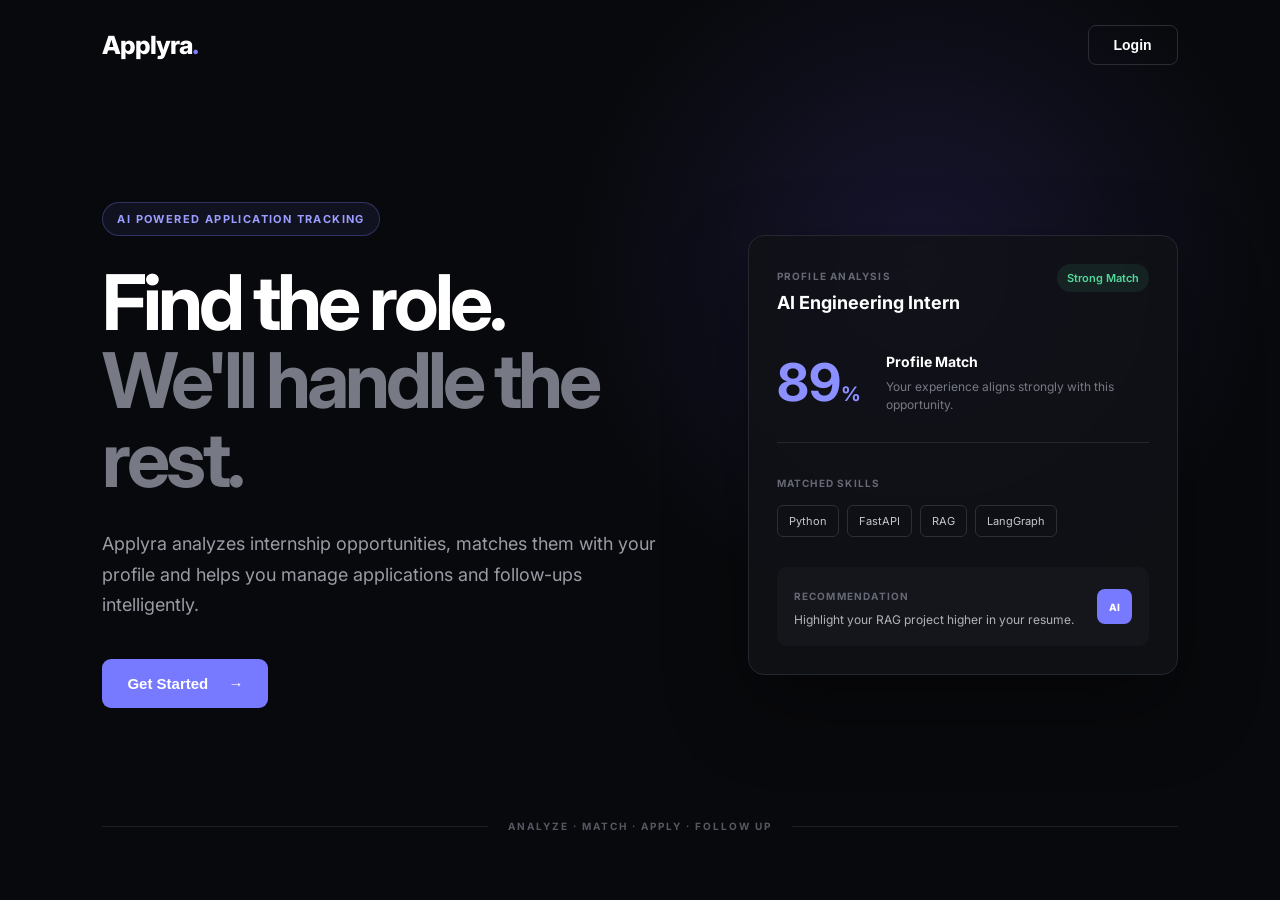
<file: templates/index.html>
<!DOCTYPE html>
<html lang="en">

<head>
    <meta charset="UTF-8">
    <meta name="viewport" content="width=device-width, initial-scale=1.0">

    <title>Applyra | AI Internship Copilot</title>

    <link
        rel="stylesheet"
        href="/static/css/index.css"
    >
</head>

<body>

    <nav class="navbar">

        <div class="logo">
            Applyra<span>.</span>
        </div>

        <button
            id="loginBtn"
            class="login-btn"
        >
            Login
        </button>

    </nav>


    <main class="hero">

        <section class="hero-content">

            <div class="badge">
                AI POWERED APPLICATION TRACKING
            </div>

            <h1>
                Find the role.
                <br>

                <span>
                    We'll handle the rest.
                </span>
            </h1>

            <p>
                Applyra analyzes internship opportunities,
                matches them with your profile and helps you
                manage applications and follow-ups intelligently.
            </p>

            <button
                id="getStartedBtn"
                class="primary-btn"
            >
                Get Started
                <span>→</span>
            </button>

        </section>


        <section class="hero-card">

            <div class="card-header">

                <div>

                    <small>
                        PROFILE ANALYSIS
                    </small>

                    <h3>
                        AI Engineering Intern
                    </h3>

                </div>

                <span class="status">
                    Strong Match
                </span>

            </div>


            <div class="match-section">

                <div class="score">
                    89<span>%</span>
                </div>

                <div>

                    <strong>
                        Profile Match
                    </strong>

                    <p>
                        Your experience aligns strongly
                        with this opportunity.
                    </p>

                </div>

            </div>


            <div class="divider"></div>


            <div class="skills">

                <small>
                    MATCHED SKILLS
                </small>

                <div class="skill-list">

                    <span>Python</span>
                    <span>FastAPI</span>
                    <span>RAG</span>
                    <span>LangGraph</span>

                </div>

            </div>


            <div class="recommendation">

                <div>

                    <small>
                        RECOMMENDATION
                    </small>

                    <p>
                        Highlight your RAG project
                        higher in your resume.
                    </p>

                </div>

                <span class="ai-icon">
                    AI
                </span>

            </div>

        </section>

    </main>


    <div class="bottom-text">

        <span></span>

        <p>
            ANALYZE · MATCH · APPLY · FOLLOW UP
        </p>

        <span></span>

    </div>


    <script>

        const loginBtn =
            document.getElementById("loginBtn");

        const getStartedBtn =
            document.getElementById("getStartedBtn");


        function openLoginPage() {

            window.location.href = "/user/login";

        }


        loginBtn.addEventListener(
            "click",
            openLoginPage
        );


        getStartedBtn.addEventListener(
            "click",
            openLoginPage
        );

    </script>

</body>

</html>
</file>
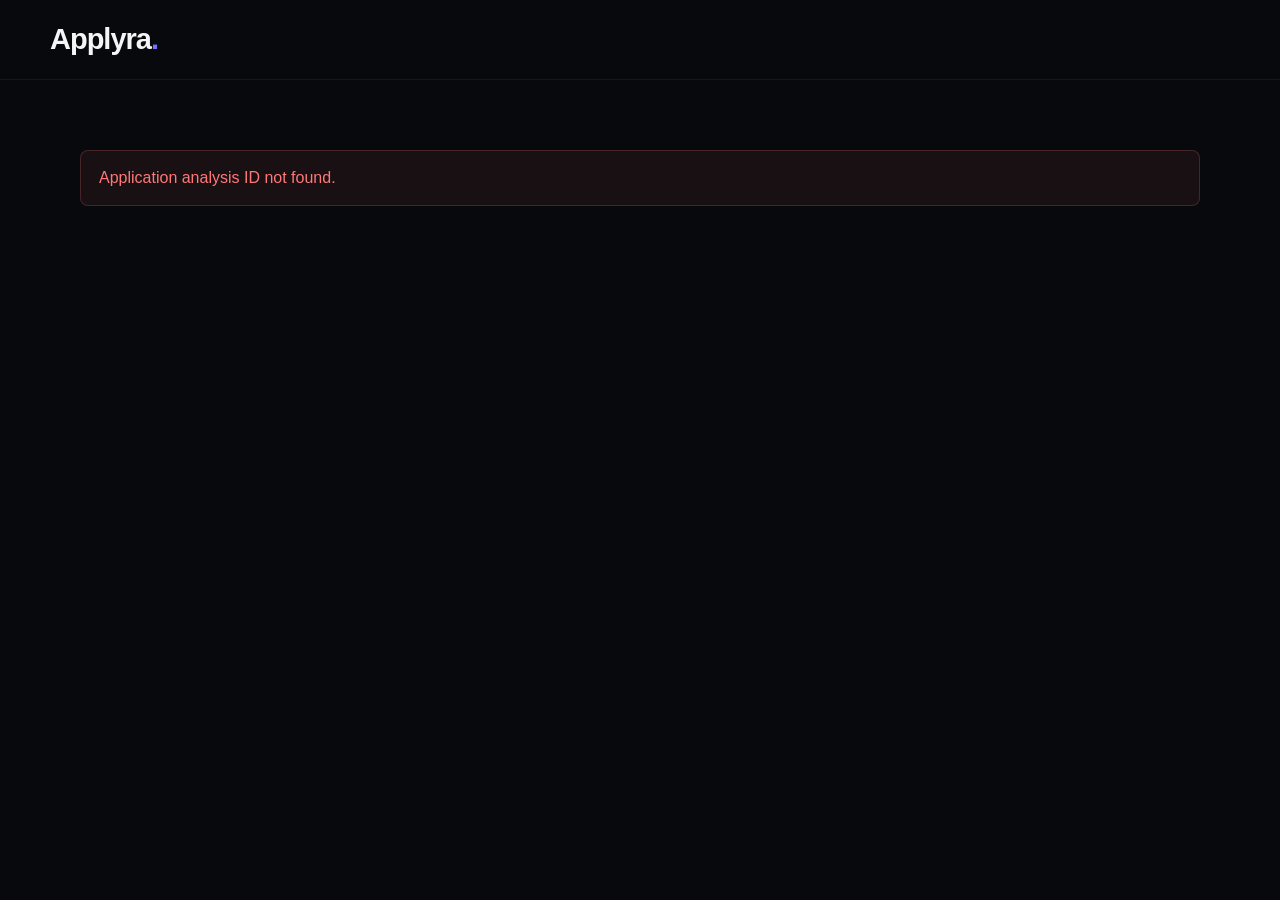
<file: templates/application_analysis.html>
<!DOCTYPE html>
<html lang="en">

<head>

    <meta charset="UTF-8">

    <meta
        name="viewport"
        content="width=device-width, initial-scale=1.0"
    >

    <title>Application Analysis | Applyra</title>

    <link
        rel="stylesheet"
        href="/static/css/application_analysis.css"
    >

</head>


<body>


    <nav class="navbar">

        <div class="nav-container">

            <div class="logo">
                Applyra<span>.</span>
            </div>

        </div>

    </nav>



    <main class="analysis-page">


        <section
            class="loading-section"
            id="loadingSection"
        >

            <div class="loader"></div>

            <h2>
                Analyzing your application<span>.</span>
            </h2>

            <p>
                Our AI agents are comparing your resume
                with the job requirements.
            </p>

        </section>



        <section
            class="analysis-content"
            id="analysisContent"
        >


            <div class="page-header">

                <p class="page-label">
                    AI APPLICATION ANALYSIS
                </p>

                <h1>
                    Your application insight<span>.</span>
                </h1>

                <p class="page-description">
                    Applyra analyzed the role requirements
                    against your resume to identify your
                    strongest matches and important skill gaps.
                </p>

            </div>



            <section class="overview-card">


                <div class="role-info">

                    <span class="small-label">
                        PROFILE ANALYSIS
                    </span>

                    <h2 id="role">
                        -
                    </h2>

                    <p id="companyName">
                        -
                    </p>

                </div>


                <div class="score-box">

                    <span class="small-label">
                        MATCH SCORE
                    </span>

                    <div class="score">

                        <span id="matchScore">
                            0
                        </span>%

                    </div>

                </div>


            </section>



            <section class="skills-grid">


                <div class="skill-card">

                    <p class="section-label">
                        REQUIRED SKILLS
                    </p>

                    <p class="section-description">
                        Core technical skills identified
                        from the job description.
                    </p>

                    <div
                        class="skill-list"
                        id="requiredSkills"
                    ></div>

                </div>



                <div class="skill-card matched-card">

                    <p class="section-label">
                        MATCHED SKILLS
                    </p>

                    <p class="section-description">
                        Skills supported by evidence
                        found in your resume.
                    </p>

                    <div
                        class="skill-list"
                        id="matchedSkills"
                    ></div>

                </div>



                <div class="skill-card missing-card">

                    <p class="section-label">
                        MISSING SKILLS
                    </p>

                    <p class="section-description">
                        Job requirements that were not
                        clearly demonstrated in your resume.
                    </p>

                    <div
                        class="skill-list"
                        id="missingSkills"
                    ></div>

                </div>


            </section>



            <section
                class="recommendation-card"
                id="recommendationCard"
            >

                <div class="ai-icon">
                    AI
                </div>

                <div>

                    <p class="section-label">
                        AI RECOMMENDATION
                    </p>

                    <p
                        class="recommendation-text"
                        id="recommendation"
                    ></p>

                </div>

            </section>



            <section class="email-section">


                <div class="email-header">

                    <div>

                        <p class="section-label">
                            RECRUITER EMAIL
                        </p>

                        <h2>
                            Ready to reach out<span>.</span>
                        </h2>

                        <p>
                            A personalized email created from
                            your resume and this job opportunity.
                            Review it before sending it to the recruiter.
                        </p>

                    </div>


                    <button
                        class="copy-btn"
                        id="copyBtn"
                    >

                        Copy Email

                    </button>

                </div>



                <div class="email-box">

                    <p
                        class="email-text"
                        id="emailSuggestion"
                    ></p>

                </div>


            </section>



            <div class="page-actions">

                <button
                    class="back-btn"
                    id="backBtn"
                >

                    ← Back to Applications

                </button>

            </div>


        </section>



        <p
            class="error-message"
            id="errorMessage"
        ></p>


    </main>



    <script>


        const loadingSection =
            document.getElementById(
                "loadingSection"
            );


        const analysisContent =
            document.getElementById(
                "analysisContent"
            );


        const errorMessage =
            document.getElementById(
                "errorMessage"
            );


        const role =
            document.getElementById(
                "role"
            );


        const companyName =
            document.getElementById(
                "companyName"
            );


        const matchScore =
            document.getElementById(
                "matchScore"
            );


        const requiredSkills =
            document.getElementById(
                "requiredSkills"
            );


        const matchedSkills =
            document.getElementById(
                "matchedSkills"
            );


        const missingSkills =
            document.getElementById(
                "missingSkills"
            );


        const recommendation =
            document.getElementById(
                "recommendation"
            );


        const recommendationCard =
            document.getElementById(
                "recommendationCard"
            );


        const emailSuggestion =
            document.getElementById(
                "emailSuggestion"
            );


        const copyBtn =
            document.getElementById(
                "copyBtn"
            );


        const backBtn =
            document.getElementById(
                "backBtn"
            );



        async function loadAnalysis() {


            const uuid =
                sessionStorage.getItem(
                    "resume_uuid"
                );


            if (!uuid) {

                showError(
                    "Application analysis ID not found."
                );

                return;

            }



            const token =
                localStorage.getItem(
                    "access_token"
                );


            if (!token) {

                window.location.href =
                    "/user/login";

                return;

            }



            try {


                const response = await fetch(

                    `/user/analyse_resume/${uuid}`,

                    {

                        method: "GET",

                        headers: {

                            "Authorization":
                                `Bearer ${token}`

                        }

                    }

                );



                const data =
                    await response.json();



                if (!response.ok) {


                    throw new Error(

                        data.detail ||
                        "Unable to analyze application."

                    );

                }



                showAnalysis(
                    data
                );


            }


            catch (error) {


                showError(
                    error.message
                );


            }


        }



        function showAnalysis(
            data
        ) {


            role.textContent =
                data.role ||
                "Unknown Role";


            companyName.textContent =
                data.company_name ||
                "Unknown Company";


            matchScore.textContent =
                data.match_score ?? 0;



            renderSkills(

                requiredSkills,

                data.required_skills,

                "required"

            );



            renderSkills(

                matchedSkills,

                data.matched_skills,

                "matched"

            );



            renderSkills(

                missingSkills,

                data.missing_skills,

                "missing"

            );



            if (data.recommendation) {


                recommendation.textContent =
                    data.recommendation;


            }

            else {


                recommendationCard.style.display =
                    "none";


            }



            emailSuggestion.textContent =

                data.email_suggestion ||

                "No recruiter email suggestion was generated.";



            loadingSection.style.display =
                "none";


            analysisContent.classList.add(
                "show"
            );


        }



        function renderSkills(
            container,
            skills,
            type
        ) {


            container.innerHTML =
                "";



            if (
                !Array.isArray(skills) ||
                skills.length === 0
            ) {


                const empty =
                    document.createElement(
                        "span"
                    );


                empty.className =
                    "empty-skill";


                empty.textContent =
                    "None identified";


                container.appendChild(
                    empty
                );


                return;


            }



            skills.forEach(

                function (skill) {


                    const tag =
                        document.createElement(
                            "span"
                        );


                    tag.className =
                        `skill-tag ${type}`;


                    tag.textContent =
                        skill;


                    container.appendChild(
                        tag
                    );


                }

            );


        }



        copyBtn.addEventListener(

            "click",

            async function () {


                const email =
                    emailSuggestion.textContent;



                try {


                    await navigator.clipboard.writeText(
                        email
                    );


                    copyBtn.textContent =
                        "Copied";


                    setTimeout(

                        function () {


                            copyBtn.textContent =
                                "Copy Email";


                        },

                        1500

                    );


                }


                catch {


                    errorMessage.textContent =
                        "Unable to copy email.";


                }


            }

        );



        backBtn.addEventListener(

            "click",

            function () {


                sessionStorage.removeItem(
                    "resume_uuid"
                );


                window.location.href =
                    "/listing";


            }

        );



        function showError(
            message
        ) {


            loadingSection.style.display =
                "none";


            errorMessage.textContent =
                message;


            errorMessage.classList.add(
                "show"
            );


        }



        loadAnalysis();


    </script>


</body>

</html>
</file>
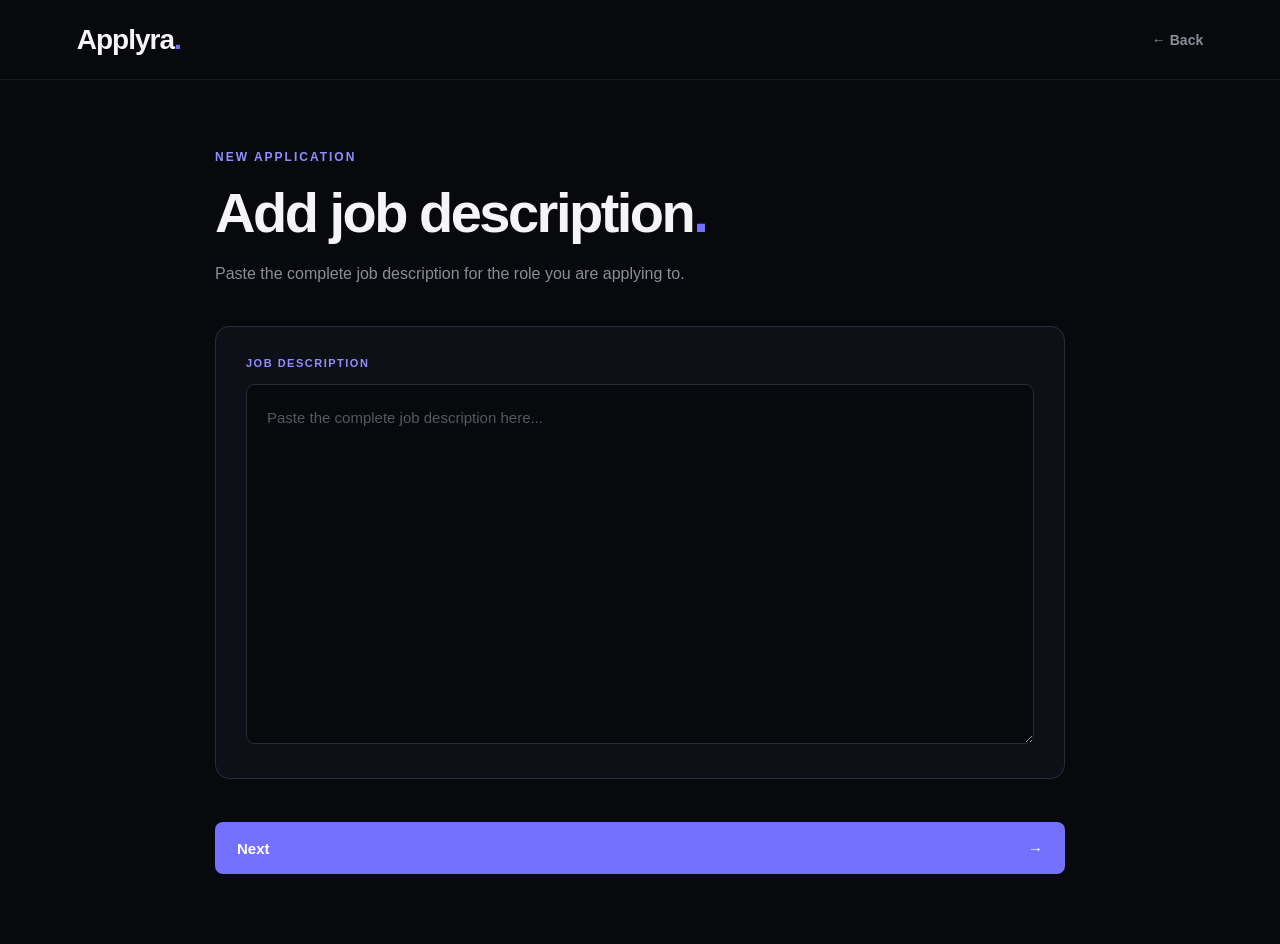
<file: templates/job_description.html>
<!DOCTYPE html>
<html lang="en">

<head>

    <meta charset="UTF-8">

    <meta
        name="viewport"
        content="width=device-width, initial-scale=1.0"
    >

    <title>Job Description | Applyra</title>

    <link
        rel="stylesheet"
        href="/static/css/job_description.css"
    >

</head>


<body>


    <nav class="navbar">

        <div
            class="logo"
            id="logo"
        >

            Applyra<span>.</span>

        </div>


        <button
            class="back-btn"
            id="backBtn"
        >

            ← Back

        </button>

    </nav>



    <main class="job-page">


        <section class="job-container">


            <p class="page-label">

                NEW APPLICATION

            </p>


            <h1>

                Add job description<span>.</span>

            </h1>


            <p class="page-description">

                Paste the complete job description
                for the role you are applying to.

            </p>



            <div class="job-card">


                <label for="jobDescription">

                    JOB DESCRIPTION

                </label>


                <textarea
                    id="jobDescription"
                    placeholder="Paste the complete job description here..."
                ></textarea>


            </div>



            <p
                class="error-message"
                id="errorMessage"
            ></p>



            <button
                class="next-btn"
                id="nextBtn"
            >


                <span id="nextText">

                    Next

                </span>


                <span>

                    →

                </span>


            </button>


        </section>


    </main>



    <script>


        const jobDescription =
            document.getElementById(
                "jobDescription"
            );


        const nextBtn =
            document.getElementById(
                "nextBtn"
            );


        const nextText =
            document.getElementById(
                "nextText"
            );


        const errorMessage =
            document.getElementById(
                "errorMessage"
            );


        const logo =
            document.getElementById(
                "logo"
            );


        const backBtn =
            document.getElementById(
                "backBtn"
            );



        nextBtn.addEventListener(

            "click",

            async function () {


                const description =
                    jobDescription.value.trim();



                if (!description) {


                    errorMessage.textContent =
                        "Please enter the job description.";


                    return;


                }



                const resumeUuid =
                    sessionStorage.getItem(
                        "resume_uuid"
                    );



                if (!resumeUuid) {


                    errorMessage.textContent =
                        "Resume not found. Please upload your resume again.";


                    return;


                }



                const token =
                    localStorage.getItem(
                        "access_token"
                    );



                if (!token) {


                    window.location.href =
                        "/user/login";


                    return;


                }



                nextBtn.disabled =
                    true;


                nextText.textContent =
                    "Analyzing...";


                errorMessage.textContent =
                    "";



                try {


                    const response = await fetch(

                        "/user/job_description",

                        {

                            method:
                                "POST",

                            headers: {

                                "Content-Type":
                                    "application/json",

                                "Authorization":
                                    `Bearer ${token}`

                            },

                            body:
                                JSON.stringify({

                                    resume_uuid:
                                        resumeUuid,

                                    job_description:
                                        description

                                })

                        }

                    );



                    const data =
                        await response.json();



                    if (!response.ok) {


                        throw new Error(

                            data.detail ||

                            "Unable to process job description."

                        );


                    }



                    window.location.href =
                        "/user/analyse_resume";
                }


                catch (error) {


                    errorMessage.textContent =
                        error.message;


                    nextBtn.disabled =
                        false;


                    nextText.textContent =
                        "Next";


                }


            }

        );



        backBtn.addEventListener(

            "click",

            function () {


                window.location.href =
                    "/listing";


            }

        );



        logo.addEventListener(

            "click",

            function () {


                window.location.href =
                    "/listing";


            }

        );


    </script>


</body>

</html>
</file>
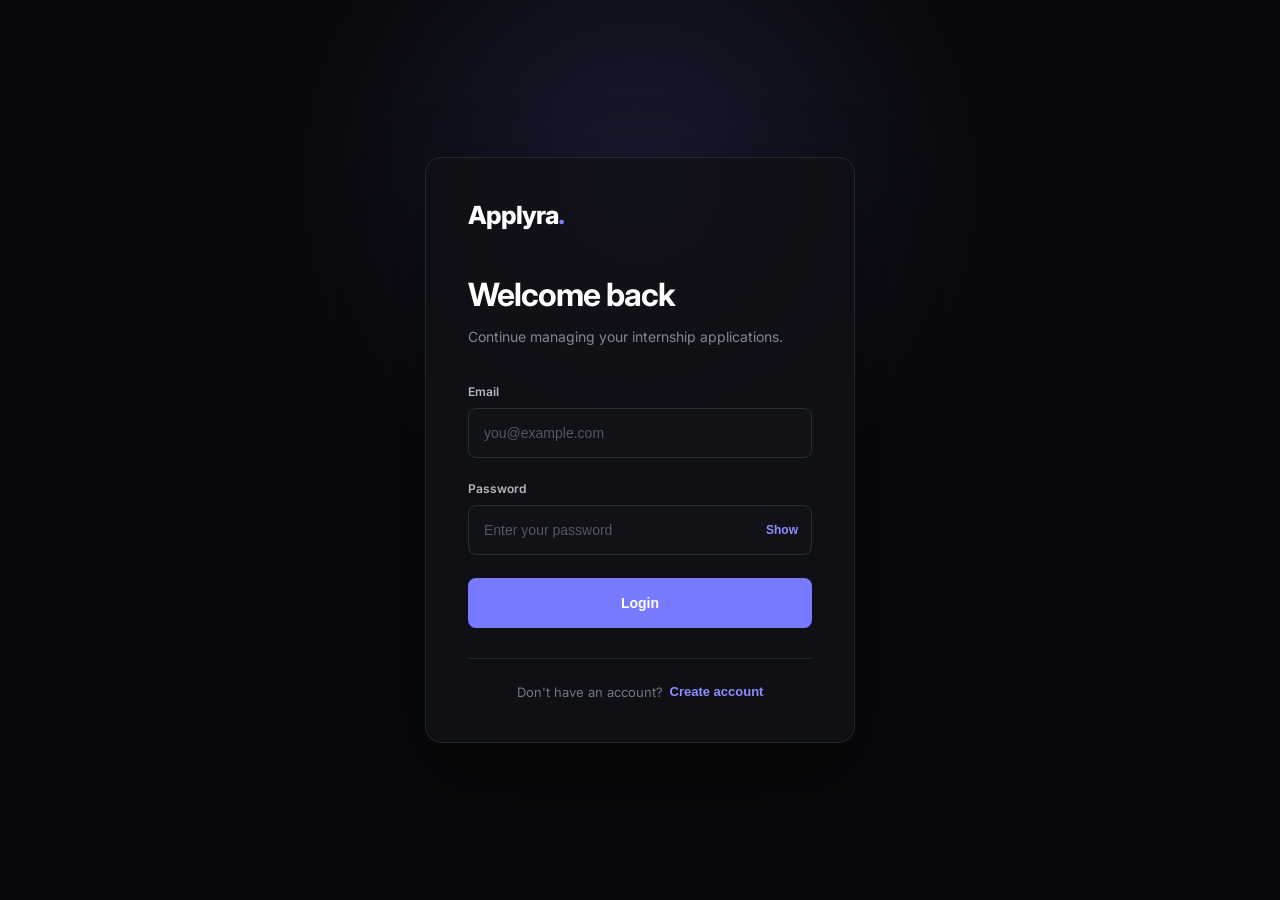
<file: templates/login.html>
<!DOCTYPE html>
<html lang="en">

<head>
    <meta charset="UTF-8">

    <meta
        name="viewport"
        content="width=device-width, initial-scale=1.0"
    >

    <title>Login | Applyra</title>

    <link
        rel="stylesheet"
        href="/static/css/login.css"
    >
</head>


<body>

    <main class="login-page">

        <section class="login-container">

            <div
                class="logo"
                id="logo"
            >
                Applyra<span>.</span>
            </div>


            <div class="login-header">

                <h1>
                    Welcome back
                </h1>

                <p>
                    Continue managing your internship applications.
                </p>

            </div>


            <form id="loginForm">

                <div class="input-group">

                    <label for="email">
                        Email
                    </label>

                    <input
                        type="email"
                        id="email"
                        placeholder="you@example.com"
                        required
                    >

                </div>


                <div class="input-group">

                    <label for="password">
                        Password
                    </label>


                    <div class="password-container">

                        <input
                            type="password"
                            id="password"
                            placeholder="Enter your password"
                            required
                        >

                        <button
                            type="button"
                            id="showPasswordBtn"
                            class="show-password-btn"
                        >
                            Show
                        </button>

                    </div>

                </div>


                <p
                    id="errorMessage"
                    class="error-message"
                ></p>


                <button
                    type="submit"
                    id="loginBtn"
                    class="login-btn"
                >
                    Login
                </button>

            </form>


            <div class="register-section">

                <p>
                    Don't have an account?
                </p>

                <button
                    id="createAccountBtn"
                    class="create-account-btn"
                >
                    Create account
                </button>

            </div>

        </section>

    </main>



    <script>

    const loginForm = document.getElementById("loginForm");
    const emailInput = document.getElementById("email");
    const passwordInput = document.getElementById("password");
    const loginBtn = document.getElementById("loginBtn");
    const errorMessage = document.getElementById("errorMessage");
    const showPasswordBtn = document.getElementById("showPasswordBtn");
    const createAccountBtn = document.getElementById("createAccountBtn");
    const logo = document.getElementById("logo");


    loginForm.addEventListener("submit", async function (event) {

        event.preventDefault();

        clearError();

        const email = emailInput.value.trim();
        const password = passwordInput.value;


        if (!email || !password) {

            showError("Please enter your email and password.");

            return;
        }


        setLoading(true);


        try {

            const response = await fetch(
                "/user/login",
                {
                    method: "POST",

                    headers: {
                        "Content-Type": "application/json"
                    },

                    body: JSON.stringify({
                        email: email,
                        password: password
                    })
                }
            );


            const data = await response.json();


            if (!response.ok) {

                throw new Error(
                    data.detail ||
                    "Invalid email or password."
                );

            }


            const accessToken = data.access_token;


            if (!accessToken) {

                throw new Error(
                    "Access token was not returned."
                );

            }


            localStorage.setItem(
                "access_token",
                accessToken
            );


            localStorage.setItem(
                "token_type",
                data.token_type || "bearer"
            );


            window.location.href = "/user/dashboard";

        }

        catch (error) {

            showError(error.message);

        }

        finally {

            setLoading(false);

        }

    });


    showPasswordBtn.addEventListener(
        "click",
        function () {

            const isPassword =
                passwordInput.type === "password";


            passwordInput.type =
                isPassword ? "text" : "password";


            showPasswordBtn.textContent =
                isPassword ? "Hide" : "Show";

        }
    );


    createAccountBtn.addEventListener(
        "click",
        function () {

            window.location.href = "/user/register";

        }
    );


    logo.addEventListener(
        "click",
        function () {

            window.location.href = "/";

        }
    );


    function showError(message) {

        errorMessage.textContent = message;

        errorMessage.classList.add("show");

    }


    function clearError() {

        errorMessage.textContent = "";

        errorMessage.classList.remove("show");

    }


    function setLoading(isLoading) {

        loginBtn.disabled = isLoading;

        loginBtn.textContent =
            isLoading
                ? "Logging in..."
                : "Login";

    }

</script>

</body>

</html>
</file>
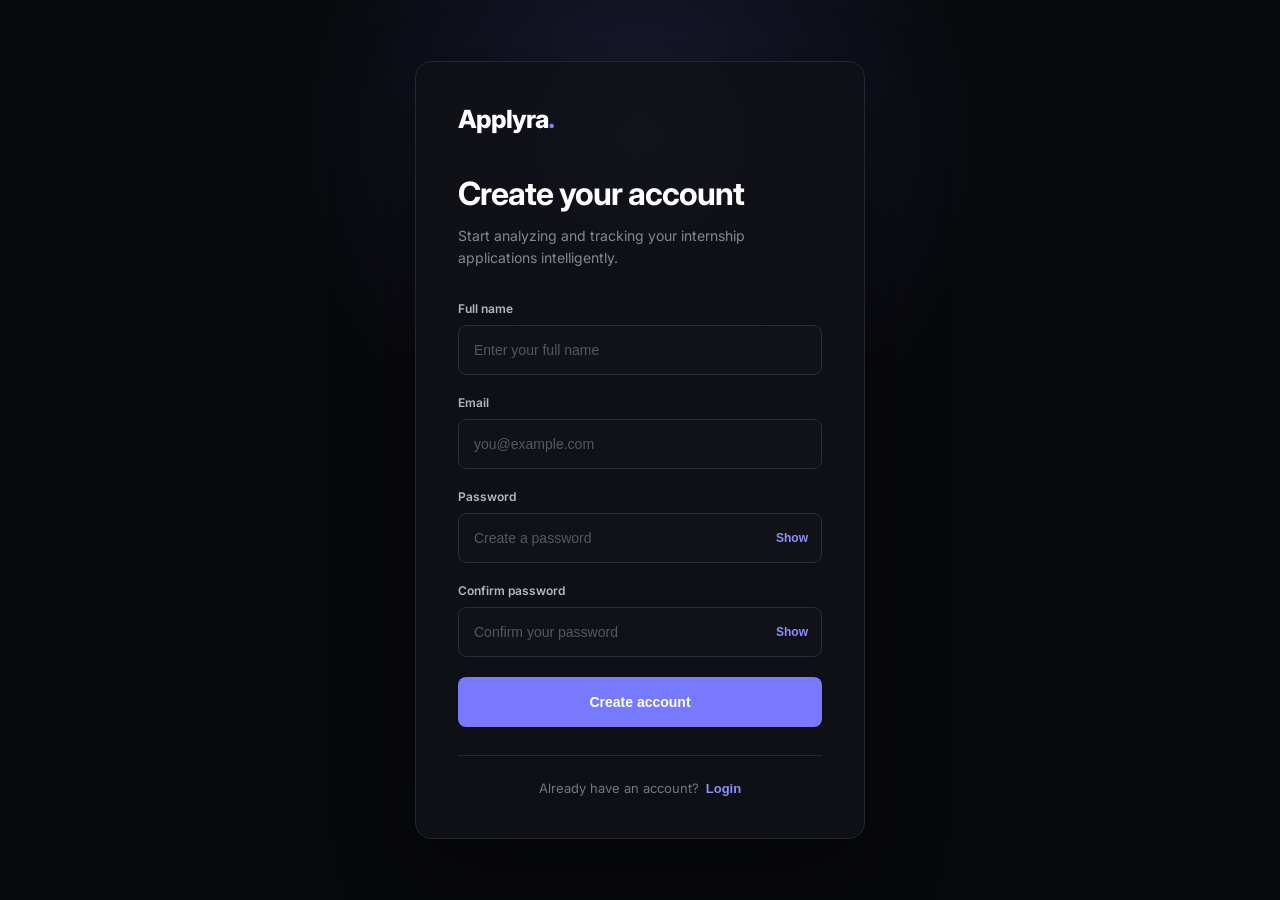
<file: templates/register.html>
<!DOCTYPE html>
<html lang="en">

<head>
    <meta charset="UTF-8">

    <meta
        name="viewport"
        content="width=device-width, initial-scale=1.0"
    >

    <title>Create Account | Applyra</title>

    <link
        rel="stylesheet"
        href="/static/css/register.css"
    >
</head>


<body>

    <main class="register-page">

        <section class="register-container">

            <div
                class="logo"
                id="logo"
            >
                Applyra<span>.</span>
            </div>


            <div class="register-header">

                <h1>
                    Create your account
                </h1>

                <p>
                    Start analyzing and tracking your internship
                    applications intelligently.
                </p>

            </div>


            <form id="registerForm">


                <!-- NAME -->

                <div class="input-group">

                    <label for="name">
                        Full name
                    </label>

                    <input
                        type="text"
                        id="name"
                        placeholder="Enter your full name"
                        required
                    >

                </div>


                <!-- EMAIL -->

                <div class="input-group">

                    <label for="email">
                        Email
                    </label>

                    <input
                        type="email"
                        id="email"
                        placeholder="you@example.com"
                        required
                    >

                </div>


                <!-- PASSWORD -->

                <div class="input-group">

                    <label for="password">
                        Password
                    </label>


                    <div class="password-container">

                        <input
                            type="password"
                            id="password"
                            placeholder="Create a password"
                            required
                        >

                        <button
                            type="button"
                            id="showPasswordBtn"
                            class="show-password-btn"
                        >
                            Show
                        </button>

                    </div>

                </div>


                <!-- CONFIRM PASSWORD -->

                <div class="input-group">

                    <label for="confirmPassword">
                        Confirm password
                    </label>


                    <div class="password-container">

                        <input
                            type="password"
                            id="confirmPassword"
                            placeholder="Confirm your password"
                            required
                        >

                        <button
                            type="button"
                            id="showConfirmPasswordBtn"
                            class="show-password-btn"
                        >
                            Show
                        </button>

                    </div>

                </div>


                <!-- ERROR -->

                <p
                    id="errorMessage"
                    class="error-message"
                ></p>


                <!-- REGISTER BUTTON -->

                <button
                    type="submit"
                    id="registerBtn"
                    class="register-btn"
                >
                    Create account
                </button>

            </form>


            <div class="login-section">

                <p>
                    Already have an account?
                </p>

                <button
                    id="loginBtn"
                    class="login-link-btn"
                >
                    Login
                </button>

            </div>

        </section>

    </main>



    <script>

    const registerForm = document.getElementById("registerForm");
    const errorMessage = document.getElementById("errorMessage");
    const registerBtn = document.getElementById("registerBtn");


    registerForm.addEventListener("submit", async function (event) {

        event.preventDefault();

        errorMessage.textContent = "";


        const name = document.getElementById("name").value.trim();

        const email = document.getElementById("email").value.trim();

        const password = document.getElementById("password").value;

        const confirmPassword =
            document.getElementById("confirmPassword").value;


        if (password !== confirmPassword) {

            errorMessage.textContent = "Passwords do not match.";

            errorMessage.classList.add("show");

            return;

        }


        registerBtn.disabled = true;

        registerBtn.textContent = "Creating account...";


        try {

            const response = await fetch("/user/register", {

                method: "POST",

                headers: {
                    "Content-Type": "application/json"
                },

                body: JSON.stringify({

                    username: name,

                    email: email,

                    password: password

                })

            });


            const data = await response.json();


            if (!response.ok) {

                throw new Error(
                    data.detail || "Unable to create account."
                );

            }


            // Account created successfully

            window.location.href = "/user/login";


        }

        catch (error) {

            errorMessage.textContent = error.message;

            errorMessage.classList.add("show");

        }

        finally {

            registerBtn.disabled = false;

            registerBtn.textContent = "Create account";

        }

    });



    document
        .getElementById("loginBtn")
        .addEventListener("click", function () {

            window.location.href = "/user/login";

        });



    document
        .getElementById("logo")
        .addEventListener("click", function () {

            window.location.href = "/";

        });



    document
        .getElementById("showPasswordBtn")
        .addEventListener("click", function () {

            const password =
                document.getElementById("password");


            if (password.type === "password") {

                password.type = "text";

                this.textContent = "Hide";

            }

            else {

                password.type = "password";

                this.textContent = "Show";

            }

        });



    document
        .getElementById("showConfirmPasswordBtn")
        .addEventListener("click", function () {

            const password =
                document.getElementById("confirmPassword");


            if (password.type === "password") {

                password.type = "text";

                this.textContent = "Hide";

            }

            else {

                password.type = "password";

                this.textContent = "Show";

            }

        });

</script>

</body>

</html>
</file>
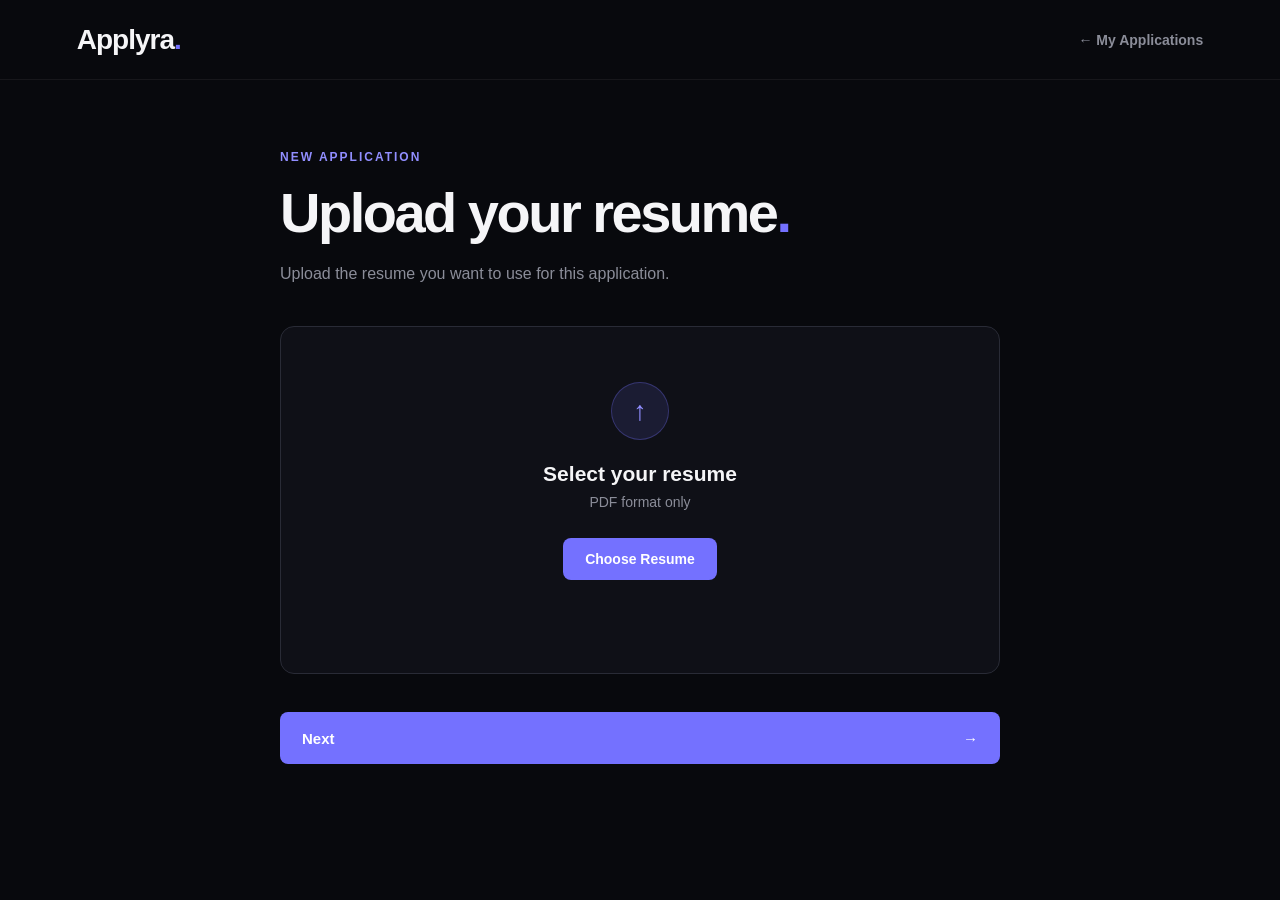
<file: templates/resume_upload.html>
<!DOCTYPE html>
<html lang="en">

<head>

    <meta charset="UTF-8">

    <meta
        name="viewport"
        content="width=device-width, initial-scale=1.0"
    >

    <title>Upload Resume | Applyra</title>

    <link
        rel="stylesheet"
        href="/static/css/resume_upload.css"
    >

</head>


<body>


    <nav class="navbar">

        <div
            class="logo"
            id="logo"
        >

            Applyra<span>.</span>

        </div>


        <button
            class="back-btn"
            id="backBtn"
        >

            ← My Applications

        </button>

    </nav>



    <main class="resume-page">


        <section class="resume-container">


            <p class="page-label">

                NEW APPLICATION

            </p>


            <h1>

                Upload your resume<span>.</span>

            </h1>


            <p class="page-description">

                Upload the resume you want to use
                for this application.

            </p>



            <div class="upload-card">


                <div class="upload-icon">

                    ↑

                </div>


                <h2>

                    Select your resume

                </h2>


                <p>

                    PDF format only

                </p>


                <label
                    for="resumeInput"
                    class="choose-btn"
                >

                    Choose Resume

                </label>


                <input
                    type="file"
                    id="resumeInput"
                    accept=".pdf,application/pdf"
                >


                <p
                    class="selected-file"
                    id="selectedFile"
                >

                </p>


            </div>



            <p
                class="error-message"
                id="errorMessage"
            >

            </p>



            <button
                class="next-btn"
                id="nextBtn"
            >

                <span id="nextText">

                    Next

                </span>


                <span>

                    →

                </span>

            </button>


        </section>


    </main>



    <script>


        const resumeInput =
            document.getElementById(
                "resumeInput"
            );


        const selectedFile =
            document.getElementById(
                "selectedFile"
            );


        const nextBtn =
            document.getElementById(
                "nextBtn"
            );


        const nextText =
            document.getElementById(
                "nextText"
            );


        const errorMessage =
            document.getElementById(
                "errorMessage"
            );


        const logo =
            document.getElementById(
                "logo"
            );


        const backBtn =
            document.getElementById(
                "backBtn"
            );



        resumeInput.addEventListener(

            "change",

            function () {


                const file =
                    resumeInput.files[0];


                errorMessage.textContent =
                    "";


                if (!file) {


                    selectedFile.textContent =
                        "";


                    return;


                }



                selectedFile.textContent =
                    file.name;


            }

        );



        nextBtn.addEventListener(

            "click",

            async function () {


                const file =
                    resumeInput.files[0];



                if (!file) {


                    errorMessage.textContent =
                        "Please select your resume.";


                    return;


                }



                if (
                    file.type !==
                    "application/pdf"
                ) {


                    errorMessage.textContent =
                        "Only PDF files are allowed.";


                    return;


                }



                const token =
                    localStorage.getItem(
                        "access_token"
                    );



                if (!token) {


                    window.location.href =
                        "/user/login";


                    return;


                }



                const formData =
                    new FormData();



                formData.append(

                    "resume",

                    file

                );



                nextBtn.disabled =
                    true;


                nextText.textContent =
                    "Uploading...";


                errorMessage.textContent =
                    "";



                try {


                    const response = await fetch(

                        "/user/resume",

                        {

                            method:
                                "POST",

                            headers: {

                                "Authorization":
                                    `Bearer ${token}`

                            },

                            body:
                                formData 

                        }

                    );



                    const data =
                        await response.json();



                    if (!response.ok) {


                        if (
                            response.status === 401
                        ) {


                            localStorage.removeItem(
                                "access_token"
                            );


                            localStorage.removeItem(
                                "token_type"
                            );


                            window.location.href =
                                "/user/login";


                            return;


                        }



                        throw new Error(

                            data.detail ||

                            "Unable to upload resume."

                        );


                    }



                    sessionStorage.setItem(

                        "resume_uuid",

                        data.resume_uuid

                    );



                    window.location.href =
                        "/user/job_description";
                }


                catch (error) {


                    errorMessage.textContent =
                        error.message;


                    nextBtn.disabled =
                        false;


                    nextText.textContent =
                        "Next";


                }


            }

        );



        logo.addEventListener(

            "click",

            function () {


                window.location.href =
                    "/dashboard";


            }

        );



        backBtn.addEventListener(

            "click",

            function () {


                window.location.href =
                    "/listing";


            }

        );


    </script>


</body>

</html>
</file>
<file: static/css/index.css>
@import url("https://fonts.googleapis.com/css2?family=Inter:wght@400;500;600;700;800&display=swap");

* {
    margin: 0;
    padding: 0;
    box-sizing: border-box;
}

body {
    min-height: 100vh;
    font-family: "Inter", sans-serif;
    background:
        radial-gradient(
            circle at 72% 30%,
            rgba(110, 95, 255, 0.15),
            transparent 32%
        ),
        #08090c;
    color: #ffffff;
    overflow-x: hidden;
}

.navbar {
    width: 100%;
    height: 90px;
    padding: 0 8%;
    display: flex;
    align-items: center;
    justify-content: space-between;
}

.logo {
    font-size: 25px;
    font-weight: 800;
    letter-spacing: -1px;
}

.logo span {
    color: #7c7fff;
}

.login-btn {
    padding: 11px 25px;
    border: 1px solid #2b2d35;
    border-radius: 8px;
    background: transparent;
    color: #ffffff;
    font-size: 14px;
    font-weight: 600;
    cursor: pointer;
    transition: 0.3s ease;
}

.login-btn:hover {
    background: #ffffff;
    color: #08090c;
    transform: translateY(-2px);
}

.hero {
    min-height: calc(100vh - 170px);
    padding: 50px 8%;
    display: flex;
    align-items: center;
    justify-content: space-between;
    gap: 70px;
}

.hero-content {
    width: 52%;
}

.badge {
    width: fit-content;
    margin-bottom: 28px;
    padding: 9px 14px;
    border: 1px solid rgba(124, 127, 255, 0.3);
    border-radius: 50px;
    color: #9b9dff;
    background: rgba(124, 127, 255, 0.08);
    font-size: 11px;
    font-weight: 700;
    letter-spacing: 1.4px;
}

.hero h1 {
    max-width: 720px;
    font-size: clamp(48px, 6vw, 82px);
    line-height: 1.02;
    letter-spacing: -4px;
    font-weight: 700;
}

.hero h1 span {
    color: #777a85;
}

.hero-content > p {
    max-width: 600px;
    margin-top: 30px;
    color: #9a9ca5;
    font-size: 18px;
    line-height: 1.7;
}

.primary-btn {
    margin-top: 38px;
    padding: 16px 25px;
    border: none;
    border-radius: 9px;
    background: #777aff;
    color: #ffffff;
    font-size: 15px;
    font-weight: 700;
    cursor: pointer;
    transition: 0.3s ease;
}

.primary-btn span {
    margin-left: 16px;
}

.primary-btn:hover {
    transform: translateY(-3px);
    box-shadow: 0 15px 40px rgba(119, 122, 255, 0.25);
}

.hero-card {
    width: 430px;
    padding: 28px;
    border: 1px solid #25272e;
    border-radius: 16px;
    background: rgba(17, 18, 23, 0.85);
    backdrop-filter: blur(15px);
    box-shadow: 0 30px 80px rgba(0, 0, 0, 0.35);
    transition: 0.3s ease;
}

.hero-card:hover {
    transform: translateY(-5px);
    border-color: #373946;
}

.card-header {
    display: flex;
    justify-content: space-between;
    align-items: flex-start;
    gap: 20px;
}

.card-header small,
.skills small,
.recommendation small {
    color: #666975;
    font-size: 10px;
    letter-spacing: 1.2px;
    font-weight: 700;
}

.card-header h3 {
    margin-top: 8px;
    font-size: 18px;
}

.status {
    padding: 7px 10px;
    border-radius: 50px;
    background: rgba(62, 207, 142, 0.1);
    color: #52d89a;
    font-size: 11px;
    font-weight: 600;
    white-space: nowrap;
}

.match-section {
    margin-top: 38px;
    display: flex;
    align-items: center;
    gap: 25px;
}

.score {
    font-size: 52px;
    font-weight: 700;
    color: #8c8fff;
}

.score span {
    font-size: 20px;
}

.match-section strong {
    font-size: 14px;
}

.match-section p {
    margin-top: 7px;
    color: #777a85;
    font-size: 12px;
    line-height: 1.5;
}

.divider {
    height: 1px;
    margin: 28px 0;
    background: #25272e;
}

.skill-list {
    margin-top: 14px;
    display: flex;
    flex-wrap: wrap;
    gap: 8px;
}

.skill-list span {
    padding: 8px 11px;
    border: 1px solid #2d2f38;
    border-radius: 6px;
    color: #c7c8ce;
    font-size: 11px;
    transition: 0.2s ease;
}

.skill-list span:hover {
    border-color: #777aff;
    color: #ffffff;
}

.recommendation {
    margin-top: 30px;
    padding: 17px;
    border-radius: 10px;
    background: #15161c;
    display: flex;
    justify-content: space-between;
    align-items: center;
    gap: 20px;
}

.recommendation p {
    margin-top: 7px;
    color: #b1b3ba;
    font-size: 12px;
    line-height: 1.5;
}

.ai-icon {
    min-width: 35px;
    width: 35px;
    height: 35px;
    border-radius: 8px;
    background: #777aff;
    display: flex;
    align-items: center;
    justify-content: center;
    font-size: 10px;
    font-weight: 800;
}

.bottom-text {
    padding: 0 8% 30px;
    display: flex;
    align-items: center;
    gap: 20px;
}

.bottom-text span {
    height: 1px;
    flex: 1;
    background: #1d1f25;
}

.bottom-text p {
    color: #555863;
    font-size: 10px;
    font-weight: 700;
    letter-spacing: 2px;
    white-space: nowrap;
}

@media (max-width: 900px) {
    .hero {
        flex-direction: column;
        align-items: flex-start;
    }

    .hero-content {
        width: 100%;
    }

    .hero h1 {
        letter-spacing: -2px;
    }

    .hero-card {
        width: 100%;
    }
}

@media (max-width: 550px) {
    .navbar {
        height: 75px;
        padding: 0 6%;
    }

    .hero {
        padding: 40px 6%;
        gap: 50px;
    }

    .hero h1 {
        font-size: 46px;
    }

    .hero-content > p {
        font-size: 15px;
    }

    .hero-card {
        padding: 20px;
    }

    .match-section {
        gap: 18px;
    }

    .score {
        font-size: 42px;
    }

    .bottom-text {
        display: none;
    }
}
</file>
<file: static/css/application_analysis.css>
* {
    margin: 0;
    padding: 0;
    box-sizing: border-box;
}


:root {
    --background: #08090d;
    --surface: #0f1017;
    --surface-light: #14151d;

    --border: #292b36;

    --text: #f5f5f7;
    --muted: #8b8d99;

    --purple: #7471ff;
    --purple-light: #918eff;

    --green: #5ee6a8;
    --red: #ff7777;
}


body {
    min-height: 100vh;

    background: var(--background);

    color: var(--text);

    font-family:
        Arial,
        Helvetica,
        sans-serif;
}


.navbar {
    height: 80px;

    border-bottom:
        1px solid
        rgba(255, 255, 255, 0.06);
}


.nav-container {
    width: 100%;

    max-width: 1500px;

    height: 100%;

    margin: auto;

    padding: 0 50px;

    display: flex;

    align-items: center;
}


.logo {
    font-size: 29px;

    font-weight: 800;

    letter-spacing: -1px;
}


.logo span {
    color: var(--purple);
}


.analysis-page {
    width: 100%;

    max-width: 1200px;

    margin: auto;

    padding: 70px 40px 100px;
}


.loading-section {
    min-height: 500px;

    display: flex;

    flex-direction: column;

    align-items: center;

    justify-content: center;

    text-align: center;
}


.loader {
    width: 48px;

    height: 48px;

    margin-bottom: 28px;

    border:
        3px solid
        var(--border);

    border-top-color:
        var(--purple);

    border-radius: 50%;

    animation:
        spin 0.8s linear infinite;
}


@keyframes spin {

    to {
        transform: rotate(360deg);
    }

}


.loading-section h2 {
    font-size: 27px;
}


.loading-section h2 span {
    color: var(--purple);
}


.loading-section p {
    margin-top: 12px;

    color: var(--muted);

    font-size: 15px;
}


.analysis-content {
    display: none;
}


.analysis-content.show {
    display: block;
}


.page-header {
    margin-bottom: 45px;
}


.page-label,
.section-label,
.small-label {
    color: var(--purple-light);

    font-size: 11px;

    font-weight: 700;

    letter-spacing: 1.7px;
}


.page-header h1 {
    margin-top: 20px;

    font-size: 58px;

    letter-spacing: -3px;
}


.page-header h1 span,
.email-header h2 span {
    color: var(--purple);
}


.page-description {
    max-width: 700px;

    margin-top: 18px;

    color: var(--muted);

    font-size: 16px;

    line-height: 1.7;
}


.overview-card {
    padding: 35px;

    display: flex;

    align-items: center;

    justify-content: space-between;

    background: var(--surface);

    border:
        1px solid
        var(--border);

    border-radius: 15px;
}


.role-info h2 {
    margin-top: 14px;

    font-size: 29px;
}


.role-info p {
    margin-top: 8px;

    color: var(--muted);

    font-size: 16px;
}


.score-box {
    text-align: right;
}


.score {
    margin-top: 8px;

    color: var(--purple-light);

    font-size: 55px;

    font-weight: 700;
}


.skills-grid {
    margin-top: 22px;

    display: grid;

    grid-template-columns:
        repeat(3, 1fr);

    gap: 20px;
}


.skill-card {
    min-height: 240px;

    padding: 27px;

    background: var(--surface);

    border:
        1px solid
        var(--border);

    border-radius: 14px;
}


.section-description {
    margin-top: 13px;

    color: var(--muted);

    font-size: 13px;

    line-height: 1.6;
}


.skill-list {
    margin-top: 25px;

    display: flex;

    flex-wrap: wrap;

    gap: 9px;
}


.skill-tag {
    padding: 8px 11px;

    border-radius: 6px;

    font-size: 12px;

    font-weight: 600;
}


.skill-tag.required {
    color: #c8c7ff;

    background:
        rgba(116, 113, 255, 0.1);

    border:
        1px solid
        rgba(116, 113, 255, 0.25);
}


.skill-tag.matched {
    color: var(--green);

    background:
        rgba(94, 230, 168, 0.08);

    border:
        1px solid
        rgba(94, 230, 168, 0.2);
}


.skill-tag.missing {
    color: var(--red);

    background:
        rgba(255, 119, 119, 0.08);

    border:
        1px solid
        rgba(255, 119, 119, 0.2);
}


.empty-skill {
    color: var(--muted);

    font-size: 13px;
}


.recommendation-card {
    margin-top: 22px;

    padding: 30px;

    display: flex;

    gap: 22px;

    background: var(--surface);

    border:
        1px solid
        var(--border);

    border-radius: 14px;
}


.ai-icon {
    width: 50px;

    height: 50px;

    min-width: 50px;

    display: flex;

    align-items: center;

    justify-content: center;

    background: var(--purple);

    border-radius: 10px;

    font-size: 12px;

    font-weight: 800;
}


.recommendation-text {
    margin-top: 14px;

    color: #c4c5ce;

    font-size: 15px;

    line-height: 1.7;

    white-space: pre-wrap;
}


.email-section {
    margin-top: 22px;

    padding: 35px;

    background: var(--surface);

    border:
        1px solid
        var(--border);

    border-radius: 15px;
}


.email-header {
    display: flex;

    align-items: flex-end;

    justify-content: space-between;

    gap: 30px;
}


.email-header h2 {
    margin-top: 12px;

    font-size: 30px;
}


.email-header p {
    max-width: 650px;

    margin-top: 12px;

    color: var(--muted);

    font-size: 14px;

    line-height: 1.6;
}


.copy-btn {
    padding: 12px 20px;

    background: transparent;

    border:
        1px solid
        var(--purple);

    border-radius: 7px;

    color: var(--purple-light);

    font-size: 13px;

    font-weight: 700;

    cursor: pointer;
}


.copy-btn:hover {
    background:
        rgba(116, 113, 255, 0.1);
}


.email-box {
    margin-top: 28px;

    padding: 28px;

    background: #0a0b10;

    border:
        1px solid
        var(--border);

    border-radius: 10px;
}


.email-text {
    color: #d2d3da;

    font-size: 15px;

    line-height: 1.8;

    white-space: pre-wrap;
}


.page-actions {
    margin-top: 35px;
}


.back-btn {
    width: 100%;

    height: 52px;

    background: var(--purple);

    border: none;

    border-radius: 8px;

    color: #ffffff;

    font-size: 14px;

    font-weight: 700;

    cursor: pointer;
}


.back-btn:hover {
    background: var(--purple-light);
}


.error-message {
    display: none;

    padding: 18px;

    color: var(--red);

    background:
        rgba(255, 119, 119, 0.07);

    border:
        1px solid
        rgba(255, 119, 119, 0.2);

    border-radius: 8px;
}


.error-message.show {
    display: block;
}


@media (max-width: 850px) {

    .skills-grid {
        grid-template-columns: 1fr;
    }


    .overview-card {
        align-items: flex-start;

        flex-direction: column;
    }


    .score-box {
        text-align: left;
    }


    .email-header {
        align-items: stretch;

        flex-direction: column;
    }


    .copy-btn {
        width: 100%;
    }

}


@media (max-width: 600px) {

    .nav-container {
        padding: 0 20px;
    }


    .analysis-page {
        padding: 50px 20px 70px;
    }


    .page-header h1 {
        font-size: 42px;

        letter-spacing: -2px;
    }


    .overview-card,
    .email-section {
        padding: 25px 20px;
    }

}
</file>
<file: static/css/job_description.css>
* {
    margin: 0;
    padding: 0;
    box-sizing: border-box;
}


:root {
    --background: #08090d;
    --surface: #0f1017;
    --border: #292b36;
    --text: #f5f5f7;
    --muted: #8b8d99;
    --purple: #7471ff;
    --purple-light: #918eff;
}


body {
    min-height: 100vh;

    background:
        var(--background);

    color:
        var(--text);

    font-family:
        Arial,
        Helvetica,
        sans-serif;
}


.navbar {
    height: 80px;

    padding:
        0 6%;

    display:
        flex;

    align-items:
        center;

    justify-content:
        space-between;

    border-bottom:
        1px solid
        rgba(
            255,
            255,
            255,
            0.06
        );
}


.logo {
    font-size:
        28px;

    font-weight:
        800;

    letter-spacing:
        -1px;

    cursor:
        pointer;
}


.logo span {
    color:
        var(--purple);
}


.back-btn {
    background:
        transparent;

    border:
        none;

    color:
        var(--muted);

    font-size:
        14px;

    font-weight:
        600;

    cursor:
        pointer;
}


.back-btn:hover {
    color:
        var(--text);
}


.job-page {
    min-height:
        calc(
            100vh - 80px
        );

    display:
        flex;

    justify-content:
        center;

    padding:
        70px 20px;
}


.job-container {
    width:
        100%;

    max-width:
        850px;
}


.page-label {
    color:
        var(--purple-light);

    font-size:
        12px;

    font-weight:
        700;

    letter-spacing:
        2px;

    margin-bottom:
        20px;
}


.job-container h1 {
    font-size:
        56px;

    font-weight:
        700;

    letter-spacing:
        -2.5px;

    line-height:
        1.05;
}


.job-container h1 span {
    color:
        var(--purple);
}


.page-description {
    margin-top:
        18px;

    color:
        var(--muted);

    font-size:
        16px;

    line-height:
        1.6;
}


.job-card {
    margin-top:
        40px;

    padding:
        30px;

    background:
        var(--surface);

    border:
        1px solid
        var(--border);

    border-radius:
        14px;
}


.job-card label {
    display:
        block;

    margin-bottom:
        15px;

    color:
        var(--purple-light);

    font-size:
        11px;

    font-weight:
        700;

    letter-spacing:
        1.5px;
}


.job-card textarea {
    width:
        100%;

    min-height:
        360px;

    padding:
        20px;

    resize:
        vertical;

    background:
        #08090d;

    border:
        1px solid
        var(--border);

    border-radius:
        9px;

    outline:
        none;

    color:
        var(--text);

    font-family:
        Arial,
        Helvetica,
        sans-serif;

    font-size:
        15px;

    line-height:
        1.7;
}


.job-card textarea::placeholder {
    color:
        #555762;
}


.job-card textarea:focus {
    border-color:
        var(--purple);
}


.error-message {
    min-height:
        20px;

    margin-top:
        18px;

    color:
        #ff7474;

    font-size:
        14px;
}


.next-btn {
    width:
        100%;

    height:
        52px;

    margin-top:
        5px;

    padding:
        0 22px;

    display:
        flex;

    align-items:
        center;

    justify-content:
        space-between;

    background:
        var(--purple);

    border:
        none;

    border-radius:
        8px;

    color:
        #ffffff;

    font-size:
        15px;

    font-weight:
        700;

    cursor:
        pointer;

    transition:
        0.2s ease;
}


.next-btn:hover:not(:disabled) {
    background:
        var(--purple-light);

    transform:
        translateY(-1px);
}


.next-btn:disabled {
    opacity:
        0.5;

    cursor:
        not-allowed;
}


@media (
    max-width: 700px
) {

    .navbar {
        height:
            72px;

        padding:
            0 20px;
    }


    .job-page {
        padding:
            50px 20px;
    }


    .job-container h1 {
        font-size:
            42px;

        letter-spacing:
            -2px;
    }


    .job-card {
        padding:
            20px;
    }


    .job-card textarea {
        min-height:
            300px;
    }

}
</file>
<file: static/css/login.css>
@import url("https://fonts.googleapis.com/css2?family=Inter:wght@400;500;600;700;800&display=swap");


* {
    margin: 0;
    padding: 0;
    box-sizing: border-box;
}


body {
    min-height: 100vh;

    font-family: "Inter", sans-serif;

    background:
        radial-gradient(
            circle at 50% 20%,
            rgba(119, 122, 255, 0.15),
            transparent 35%
        ),
        #08090c;

    color: #ffffff;
}


/* ================================
   LOGIN PAGE
================================ */


.login-page {
    min-height: 100vh;

    display: flex;

    justify-content: center;

    align-items: center;

    padding: 40px 20px;
}


/* ================================
   LOGIN CONTAINER
================================ */


.login-container {
    width: 100%;

    max-width: 430px;

    padding: 42px;

    border: 1px solid #25272e;

    border-radius: 16px;

    background: rgba(17, 18, 23, 0.88);

    backdrop-filter: blur(18px);

    box-shadow:
        0 30px 80px rgba(0, 0, 0, 0.45);
}


/* ================================
   LOGO
================================ */


.logo {
    width: fit-content;

    margin-bottom: 45px;

    font-size: 25px;

    font-weight: 800;

    letter-spacing: -1px;

    cursor: pointer;
}


.logo span {
    color: #7c7fff;
}


/* ================================
   LOGIN HEADER
================================ */


.login-header {
    margin-bottom: 35px;
}


.login-header h1 {
    font-size: 32px;

    font-weight: 700;

    letter-spacing: -1px;
}


.login-header p {
    margin-top: 12px;

    color: #858791;

    font-size: 14px;

    line-height: 1.6;
}


/* ================================
   FORM
================================ */


form {
    width: 100%;
}


.input-group {
    margin-bottom: 23px;
}


.input-group label {
    display: block;

    margin-bottom: 9px;

    color: #b7b8bf;

    font-size: 12px;

    font-weight: 600;
}


/* ================================
   INPUT
================================ */


.input-group input {
    width: 100%;

    height: 50px;

    padding: 0 15px;

    border: 1px solid #2b2d35;

    border-radius: 8px;

    outline: none;

    background: #111217;

    color: #ffffff;

    font-size: 14px;

    transition: 0.25s ease;
}


.input-group input::placeholder {
    color: #555761;
}


.input-group input:focus {
    border-color: #777aff;

    box-shadow:
        0 0 0 3px rgba(119, 122, 255, 0.1);
}


/* ================================
   PASSWORD INPUT
================================ */


.password-container {
    position: relative;
}


.password-container input {
    padding-right: 70px;
}


.show-password-btn {
    position: absolute;

    top: 50%;

    right: 14px;

    transform: translateY(-50%);

    border: none;

    background: transparent;

    color: #8c8fff;

    font-size: 12px;

    font-weight: 600;

    cursor: pointer;
}


.show-password-btn:hover {
    color: #ffffff;
}


/* ================================
   ERROR MESSAGE
================================ */


.error-message {
    display: none;

    margin-bottom: 18px;

    padding: 11px 13px;

    border: 1px solid rgba(255, 93, 93, 0.25);

    border-radius: 7px;

    background: rgba(255, 93, 93, 0.08);

    color: #ff7777;

    font-size: 12px;

    line-height: 1.5;
}


.error-message.show {
    display: block;
}


/* ================================
   LOGIN BUTTON
================================ */


.login-btn {
    width: 100%;

    height: 50px;

    border: none;

    border-radius: 8px;

    background: #777aff;

    color: #ffffff;

    font-size: 14px;

    font-weight: 700;

    cursor: pointer;

    transition: 0.25s ease;
}


.login-btn:hover {
    transform: translateY(-2px);

    box-shadow:
        0 12px 35px rgba(119, 122, 255, 0.28);
}


.login-btn:active {
    transform: translateY(0);
}


.login-btn:disabled {
    opacity: 0.6;

    cursor: not-allowed;

    transform: none;

    box-shadow: none;
}


/* ================================
   REGISTER SECTION
================================ */


.register-section {
    margin-top: 30px;

    padding-top: 25px;

    border-top: 1px solid #25272e;

    display: flex;

    justify-content: center;

    align-items: center;

    gap: 7px;
}


.register-section p {
    color: #747680;

    font-size: 13px;
}


.create-account-btn {
    border: none;

    background: transparent;

    color: #8c8fff;

    font-size: 13px;

    font-weight: 600;

    cursor: pointer;
}


.create-account-btn:hover {
    color: #ffffff;
}


/* ================================
   MOBILE RESPONSIVE
================================ */


@media (max-width: 500px) {

    .login-page {
        padding: 20px;
    }


    .login-container {
        padding: 30px 24px;

        border-radius: 13px;
    }


    .logo {
        margin-bottom: 38px;
    }


    .login-header h1 {
        font-size: 28px;
    }


    .login-header p {
        font-size: 13px;
    }

}
</file>
<file: static/css/register.css>
@import url("https://fonts.googleapis.com/css2?family=Inter:wght@400;500;600;700;800&display=swap");


* {
    margin: 0;
    padding: 0;
    box-sizing: border-box;
}


body {
    min-height: 100vh;

    font-family: "Inter", sans-serif;

    background:
        radial-gradient(
            circle at 50% 15%,
            rgba(119, 122, 255, 0.16),
            transparent 35%
        ),
        #08090c;

    color: #ffffff;
}


/* ================================
   REGISTER PAGE
================================ */


.register-page {
    min-height: 100vh;

    display: flex;

    justify-content: center;

    align-items: center;

    padding: 40px 20px;
}


/* ================================
   REGISTER CONTAINER
================================ */


.register-container {
    width: 100%;

    max-width: 450px;

    padding: 42px;

    border: 1px solid #25272e;

    border-radius: 16px;

    background: rgba(17, 18, 23, 0.88);

    backdrop-filter: blur(18px);

    box-shadow:
        0 30px 80px rgba(0, 0, 0, 0.45);
}


/* ================================
   LOGO
================================ */


.logo {
    width: fit-content;

    margin-bottom: 40px;

    font-size: 25px;

    font-weight: 800;

    letter-spacing: -1px;

    cursor: pointer;
}


.logo span {
    color: #7c7fff;
}


/* ================================
   REGISTER HEADER
================================ */


.register-header {
    margin-bottom: 32px;
}


.register-header h1 {
    font-size: 32px;

    font-weight: 700;

    letter-spacing: -1px;
}


.register-header p {
    margin-top: 12px;

    color: #858791;

    font-size: 14px;

    line-height: 1.6;
}


/* ================================
   FORM
================================ */


form {
    width: 100%;
}


.input-group {
    margin-bottom: 20px;
}


.input-group label {
    display: block;

    margin-bottom: 9px;

    color: #b7b8bf;

    font-size: 12px;

    font-weight: 600;
}


/* ================================
   INPUTS
================================ */


.input-group input {
    width: 100%;

    height: 50px;

    padding: 0 15px;

    border: 1px solid #2b2d35;

    border-radius: 8px;

    outline: none;

    background: #111217;

    color: #ffffff;

    font-size: 14px;

    transition: 0.25s ease;
}


.input-group input::placeholder {
    color: #555761;
}


.input-group input:hover {
    border-color: #373944;
}


.input-group input:focus {
    border-color: #777aff;

    box-shadow:
        0 0 0 3px rgba(119, 122, 255, 0.1);
}


/* ================================
   PASSWORD CONTAINER
================================ */


.password-container {
    position: relative;
}


.password-container input {
    padding-right: 70px;
}


.show-password-btn {
    position: absolute;

    top: 50%;

    right: 14px;

    transform: translateY(-50%);

    border: none;

    background: transparent;

    color: #8c8fff;

    font-size: 12px;

    font-weight: 600;

    cursor: pointer;

    transition: 0.2s ease;
}


.show-password-btn:hover {
    color: #ffffff;
}


/* ================================
   ERROR MESSAGE
================================ */


.error-message {
    display: none;

    margin-bottom: 18px;

    padding: 11px 13px;

    border: 1px solid rgba(255, 93, 93, 0.25);

    border-radius: 7px;

    background: rgba(255, 93, 93, 0.08);

    color: #ff7777;

    font-size: 12px;

    line-height: 1.5;
}


.error-message.show {
    display: block;
}


/* ================================
   REGISTER BUTTON
================================ */


.register-btn {
    width: 100%;

    height: 50px;

    border: none;

    border-radius: 8px;

    background: #777aff;

    color: #ffffff;

    font-size: 14px;

    font-weight: 700;

    cursor: pointer;

    transition: 0.25s ease;
}


.register-btn:hover {
    transform: translateY(-2px);

    box-shadow:
        0 12px 35px rgba(119, 122, 255, 0.28);
}


.register-btn:active {
    transform: translateY(0);
}


.register-btn:disabled {
    opacity: 0.6;

    cursor: not-allowed;

    transform: none;

    box-shadow: none;
}


/* ================================
   LOGIN SECTION
================================ */


.login-section {
    margin-top: 28px;

    padding-top: 24px;

    border-top: 1px solid #25272e;

    display: flex;

    justify-content: center;

    align-items: center;

    gap: 7px;
}


.login-section p {
    color: #747680;

    font-size: 13px;
}


.login-link-btn {
    border: none;

    background: transparent;

    color: #8c8fff;

    font-size: 13px;

    font-weight: 600;

    cursor: pointer;

    transition: 0.2s ease;
}


.login-link-btn:hover {
    color: #ffffff;
}


/* ================================
   MOBILE
================================ */


@media (max-width: 500px) {

    .register-page {
        padding: 20px;
    }


    .register-container {
        padding: 30px 24px;

        border-radius: 13px;
    }


    .logo {
        margin-bottom: 35px;
    }


    .register-header h1 {
        font-size: 28px;
    }


    .register-header p {
        font-size: 13px;
    }


    .input-group {
        margin-bottom: 18px;
    }

}
</file>
<file: static/css/resume_upload.css>
* {
    margin: 0;
    padding: 0;
    box-sizing: border-box;
}


:root {
    --background: #08090d;

    --surface: #0f1017;

    --border: #292b36;

    --text: #f5f5f7;

    --muted: #8b8d99;

    --purple: #7471ff;

    --purple-light: #918eff;
}


body {
    min-height: 100vh;

    background:
        var(--background);

    color:
        var(--text);

    font-family:
        Arial,
        Helvetica,
        sans-serif;
}


.navbar {
    height: 80px;

    padding:
        0 6%;

    display:
        flex;

    align-items:
        center;

    justify-content:
        space-between;

    border-bottom:
        1px solid
        rgba(
            255,
            255,
            255,
            0.06
        );
}


.logo {
    font-size:
        28px;

    font-weight:
        800;

    letter-spacing:
        -1px;

    cursor:
        pointer;
}


.logo span {
    color:
        var(--purple);
}


.back-btn {
    background:
        transparent;

    border:
        none;

    color:
        var(--muted);

    font-size:
        14px;

    font-weight:
        600;

    cursor:
        pointer;
}


.back-btn:hover {
    color:
        var(--text);
}


.resume-page {
    min-height:
        calc(
            100vh - 80px
        );

    display:
        flex;

    justify-content:
        center;

    padding:
        70px 20px;
}


.resume-container {
    width:
        100%;

    max-width:
        720px;
}


.page-label {
    color:
        var(--purple-light);

    font-size:
        12px;

    font-weight:
        700;

    letter-spacing:
        2px;

    margin-bottom:
        20px;
}


.resume-container h1 {
    font-size:
        56px;

    font-weight:
        700;

    letter-spacing:
        -2.5px;

    line-height:
        1.05;
}


.resume-container h1 span {
    color:
        var(--purple);
}


.page-description {
    margin-top:
        18px;

    color:
        var(--muted);

    font-size:
        16px;

    line-height:
        1.6;
}


.upload-card {
    margin-top:
        40px;

    padding:
        55px 30px;

    display:
        flex;

    align-items:
        center;

    flex-direction:
        column;

    text-align:
        center;

    background:
        var(--surface);

    border:
        1px solid
        var(--border);

    border-radius:
        14px;
}


.upload-icon {
    width:
        58px;

    height:
        58px;

    display:
        flex;

    align-items:
        center;

    justify-content:
        center;

    background:
        rgba(
            116,
            113,
            255,
            0.12
        );

    border:
        1px solid
        rgba(
            116,
            113,
            255,
            0.3
        );

    border-radius:
        50%;

    color:
        var(--purple-light);

    font-size:
        27px;

    margin-bottom:
        22px;
}


.upload-card h2 {
    font-size:
        21px;

    font-weight:
        700;
}


.upload-card > p {
    margin-top:
        8px;

    color:
        var(--muted);

    font-size:
        14px;
}


.choose-btn {
    margin-top:
        28px;

    padding:
        13px 22px;

    background:
        var(--purple);

    border-radius:
        8px;

    color:
        #ffffff;

    font-size:
        14px;

    font-weight:
        700;

    cursor:
        pointer;

    transition:
        0.2s ease;
}


.choose-btn:hover {
    background:
        var(--purple-light);
}


#resumeInput {
    display:
        none;
}


.selected-file {
    min-height:
        18px;

    margin-top:
        20px !important;

    color:
        var(--purple-light) !important;

    font-size:
        13px !important;

    font-weight:
        600;
}


.error-message {
    min-height:
        20px;

    margin-top:
        18px;

    color:
        #ff7474;

    font-size:
        14px;
}


.next-btn {
    width:
        100%;

    height:
        52px;

    padding:
        0 22px;

    display:
        flex;

    align-items:
        center;

    justify-content:
        space-between;

    background:
        var(--purple);

    border:
        none;

    border-radius:
        8px;

    color:
        #ffffff;

    font-size:
        15px;

    font-weight:
        700;

    cursor:
        pointer;

    transition:
        0.2s ease;
}


.next-btn:hover:not(:disabled) {
    background:
        var(--purple-light);

    transform:
        translateY(-1px);
}


.next-btn:disabled {
    opacity:
        0.5;

    cursor:
        not-allowed;
}


@media (
    max-width: 700px
) {

    .navbar {
        height:
            72px;

        padding:
            0 20px;
    }


    .resume-page {
        padding:
            50px 20px;
    }


    .resume-container h1 {
        font-size:
            42px;

        letter-spacing:
            -2px;
    }


    .upload-card {
        padding:
            45px 20px;
    }

}
</file>
